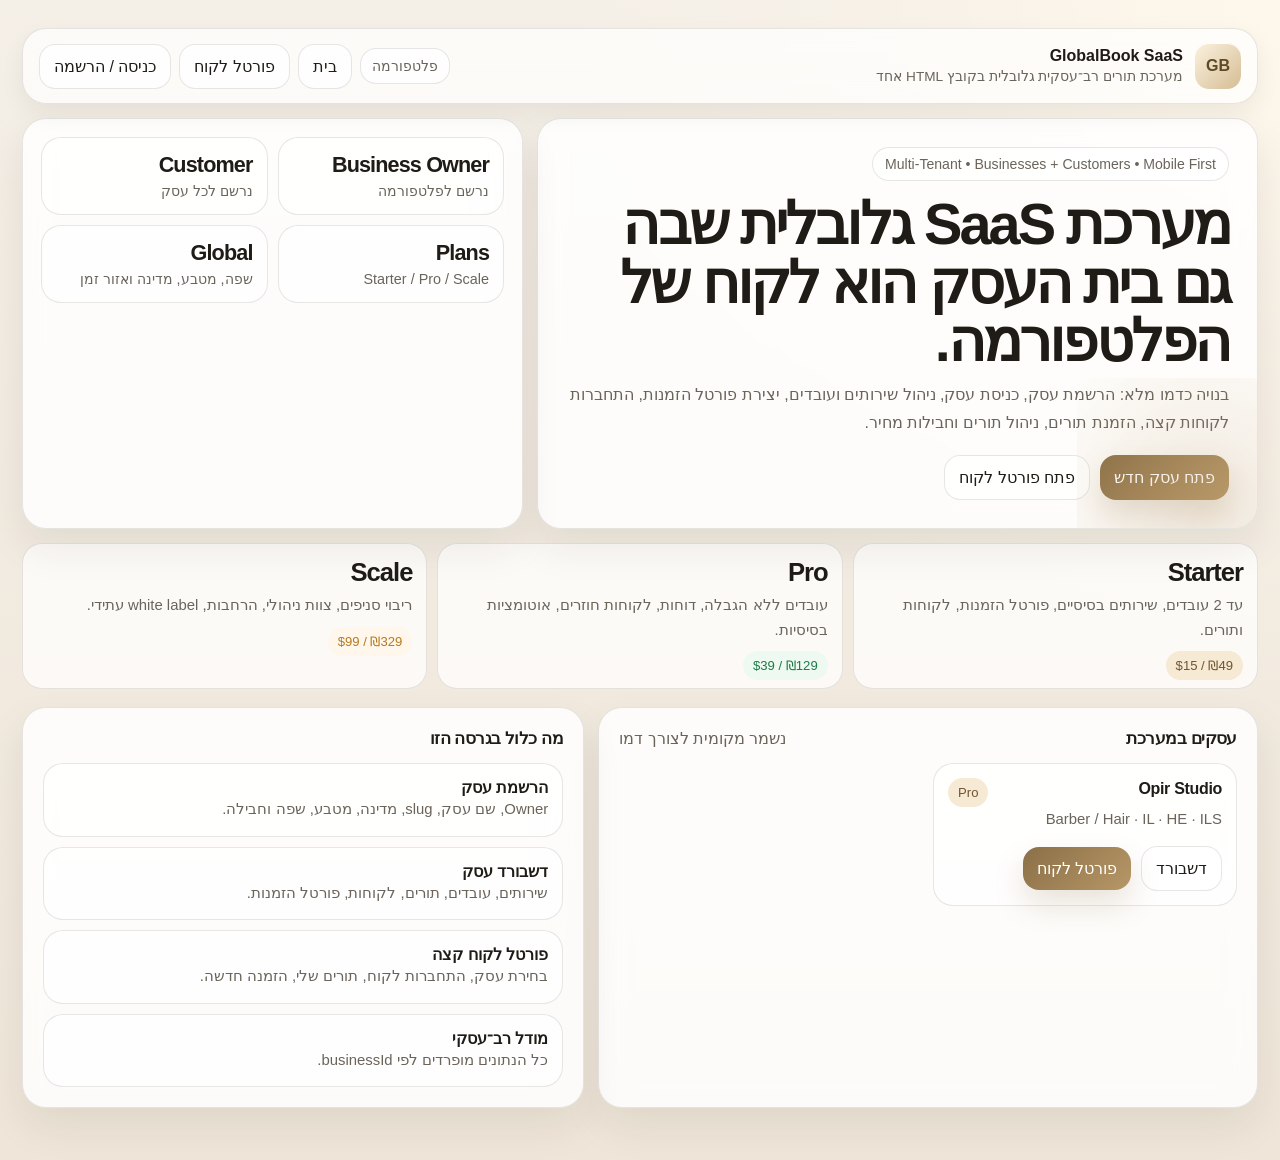
<file: globalbook_saas_single_file.html>
<!DOCTYPE html>
<html lang="he" dir="rtl">
<head>
  <meta charset="UTF-8" />
  <meta name="viewport" content="width=device-width, initial-scale=1.0, viewport-fit=cover" />
  <title>GlobalBook SaaS - מערכת תורים גלובלית</title>
  <meta name="theme-color" content="#8b6f47" />
  <style>
    :root{--bg:#f4efe7;--bg2:#efe6d9;--panel:rgba(255,255,255,.84);--panel-strong:rgba(255,255,255,.96);--text:#1f1c17;--muted:#6a645b;--line:rgba(60,50,36,.12);--accent:#8b6f47;--accent2:#b69767;--ok:#1f7a46;--warn:#b7791f;--danger:#b44444;--shadow:0 18px 42px rgba(32,24,15,.08);--soft:0 10px 24px rgba(32,24,15,.06);--r:24px;--max:1360px}
    *{box-sizing:border-box}html,body{margin:0;padding:0}body{min-height:100vh;color:var(--text);font-family:Inter,Arial,sans-serif;background:radial-gradient(circle at top right, rgba(255,248,236,.95) 0%, rgba(255,248,236,.35) 20%, transparent 42%),linear-gradient(180deg,var(--bg) 0%,var(--bg2) 100%)}button,input,select,textarea{font:inherit}button{cursor:pointer}a{text-decoration:none;color:inherit}.hidden{display:none!important}.shell{width:min(var(--max),100%);margin:0 auto;padding:14px 14px 40px}.topbar{position:sticky;top:0;z-index:50;display:flex;align-items:center;justify-content:space-between;gap:12px;background:rgba(255,255,255,.72);border:1px solid var(--line);border-radius:24px;backdrop-filter:blur(14px);box-shadow:var(--soft);padding:12px;margin-bottom:14px}.brand{display:flex;align-items:center;gap:12px;min-width:0}.mark{width:46px;height:46px;border-radius:14px;display:grid;place-items:center;flex:0 0 auto;background:linear-gradient(135deg,#fbf2df,#d6bd95);color:#604927;font-weight:800;box-shadow:inset 0 1px 0 rgba(255,255,255,.95)}.brand h1{margin:0;font-size:1rem;line-height:1.05;white-space:nowrap;overflow:hidden;text-overflow:ellipsis}.brand p{margin:4px 0 0;color:var(--muted);font-size:.85rem;white-space:nowrap;overflow:hidden;text-overflow:ellipsis}.topActions{display:flex;align-items:center;gap:8px;flex-wrap:wrap;justify-content:flex-end}.btnGhost,.btnPrimary,.btnDanger,.chip,.tabBtn,.segBtn{border:none;border-radius:16px;padding:12px 14px;transition:.18s ease}.btnGhost,.tabBtn,.segBtn,.chip{background:rgba(255,255,255,.76);border:1px solid var(--line);color:var(--text)}.btnPrimary{color:#fff;background:linear-gradient(135deg,var(--accent),var(--accent2));box-shadow:0 14px 30px rgba(139,111,71,.20)}.btnDanger{background:#fff3f3;border:1px solid rgba(180,68,68,.15);color:var(--danger)}.chip{padding:9px 11px;color:var(--muted);font-size:.9rem}.btnGhost:hover,.btnPrimary:hover,.btnDanger:hover,.chip:hover,.tabBtn:hover,.segBtn:hover{transform:translateY(-1px)}.hero{display:grid;grid-template-columns:1fr;gap:14px;margin-bottom:14px}.card,.heroMain,.heroSide,.panel{background:var(--panel);border:1px solid var(--line);border-radius:var(--r);box-shadow:var(--shadow);backdrop-filter:blur(14px)}.heroMain{padding:22px;position:relative;overflow:hidden}.heroMain:after{content:"";position:absolute;inset:auto -80px -110px auto;width:260px;height:260px;background:radial-gradient(circle, rgba(191,158,108,.22), rgba(191,158,108,0));pointer-events:none}.eyebrow{display:inline-flex;align-items:center;gap:8px;background:rgba(255,255,255,.74);border:1px solid var(--line);color:var(--muted);padding:8px 12px;border-radius:999px;font-size:.88rem;margin-bottom:14px}.heroMain h2{margin:0 0 10px;font-size:clamp(1.8rem,7vw,3.6rem);line-height:1.02;letter-spacing:-.05em;max-width:820px}.heroMain p{margin:0;color:var(--muted);line-height:1.75;max-width:820px}.heroActions{display:flex;gap:10px;flex-wrap:wrap;margin-top:18px}.statsGrid{display:grid;grid-template-columns:repeat(2,1fr);gap:10px;padding:14px}.stat{background:rgba(255,255,255,.68);border:1px solid var(--line);border-radius:20px;padding:14px}.stat strong{display:block;font-size:1.35rem;letter-spacing:-.04em;margin-bottom:4px}.stat span{font-size:.9rem;color:var(--muted)}.view{display:none}.view.active{display:block}.twoCol{display:grid;grid-template-columns:1fr;gap:14px}.panel{padding:16px}.head{display:flex;justify-content:space-between;align-items:center;gap:12px;margin-bottom:14px}.head h3{margin:0;font-size:1.05rem;letter-spacing:-.03em}.muted{color:var(--muted)}.grid2,.grid3,.cards{display:grid;grid-template-columns:1fr;gap:10px}.itemCard,.serviceCard,.employeeCard,.slot,.day,.summaryCard,.tableCard,.portalCard,.apptCard,.memberCard,.priceCard{border:1px solid var(--line);background:rgba(255,255,255,.74);border-radius:20px}.itemCard,.serviceCard,.employeeCard,.summaryCard,.tableCard,.portalCard,.apptCard,.memberCard,.priceCard{padding:14px}.serviceCard,.employeeCard,.day,.slot{cursor:pointer;transition:.18s ease}.serviceCard:hover,.employeeCard:hover,.day:hover,.slot:hover{transform:translateY(-1px);background:rgba(255,255,255,.9)}.selected{outline:2px solid rgba(139,111,71,.48);background:rgba(255,252,246,.98)}.row{display:flex;align-items:center;gap:10px}.between{display:flex;align-items:center;justify-content:space-between;gap:10px}.tag{background:#f6ead5;color:#6f562f;padding:7px 10px;border-radius:999px;font-size:.82rem;white-space:nowrap}.tag.ok{background:#eef9f1;color:var(--ok)}.tag.warn{background:#fff7eb;color:var(--warn)}.tag.danger{background:#fff1f1;color:var(--danger)}.title{margin:0 0 8px;font-size:1rem;letter-spacing:-.02em}.sub{margin:0;color:var(--muted);line-height:1.65;font-size:.93rem}.formGrid{display:grid;grid-template-columns:1fr;gap:10px}.field{display:flex;flex-direction:column;gap:7px}.field label{font-size:.9rem;color:var(--muted)}.field input,.field textarea,.field select{width:100%;border:1px solid var(--line);background:rgba(255,255,255,.84);outline:none;border-radius:16px;padding:13px 14px;color:var(--text)}.field textarea{min-height:100px;resize:vertical}.seg{display:flex;gap:8px;flex-wrap:wrap}.segBtn.active,.tabBtn.active{background:#fffaf3;outline:2px solid rgba(139,111,71,.24)}.notice{border-radius:18px;padding:12px 14px;border:1px solid var(--line);background:rgba(255,255,255,.8);color:var(--muted);line-height:1.65;font-size:.93rem}.notice.ok{background:#f1fbf5;border-color:rgba(31,122,70,.14);color:var(--ok)}.section{margin-top:18px}.calendarRow{display:grid;grid-template-columns:repeat(4,1fr);gap:8px;margin-bottom:12px}.day{text-align:center;padding:12px 8px}.day small{display:block;color:var(--muted);margin-bottom:6px;font-size:.8rem}.slots{display:grid;grid-template-columns:repeat(2,1fr);gap:8px}.slot{text-align:center;padding:14px 10px;font-weight:700}.summaryStack,.apptList,.membersList{display:grid;gap:10px}.priceBig{font-size:1.9rem;letter-spacing:-.05em;margin-top:4px}.stickyBox{position:sticky;bottom:10px;z-index:20;margin-top:12px;background:rgba(255,255,255,.84);backdrop-filter:blur(16px);border:1px solid var(--line);border-radius:22px;box-shadow:var(--shadow);padding:12px}.stickyActions{display:grid;grid-template-columns:1fr;gap:8px;margin-top:10px}.tableWrap{overflow:auto}table{width:100%;border-collapse:collapse;min-width:700px}th,td{padding:12px 10px;text-align:right;border-bottom:1px solid var(--line);font-size:.92rem}th{color:var(--muted);font-weight:600}tr:last-child td{border-bottom:none}.authOverlay{position:fixed;inset:0;background:rgba(23,20,16,.42);backdrop-filter:blur(10px);z-index:80;display:none;align-items:flex-end;justify-content:center;padding:12px}.authOverlay.open{display:flex}.authModal{width:min(820px,100%);max-height:92vh;overflow:auto;background:var(--panel-strong);border:1px solid var(--line);border-radius:28px 28px 18px 18px;box-shadow:var(--shadow);padding:16px}.portalSwitcher{display:grid;grid-template-columns:1fr 1fr;gap:8px;margin-bottom:12px}.copyLine{display:flex;gap:8px;flex-wrap:wrap;align-items:center;background:rgba(255,255,255,.72);border:1px solid var(--line);border-radius:16px;padding:10px 12px}.priceCard strong{display:block;font-size:1.6rem;margin-bottom:6px;letter-spacing:-.04em}.mt14{margin-top:14px}.mt18{margin-top:18px}@media (min-width:760px){.shell{padding:20px 20px 46px}.hero{grid-template-columns:1.18fr .82fr}.twoCol{grid-template-columns:1.08fr .92fr}.grid2{grid-template-columns:repeat(2,1fr)}.grid3{grid-template-columns:repeat(3,1fr)}.cards{grid-template-columns:repeat(2,1fr)}.formGrid{grid-template-columns:repeat(2,1fr)}.span2{grid-column:span 2}.calendarRow{grid-template-columns:repeat(7,1fr)}.slots{grid-template-columns:repeat(4,1fr)}.stickyActions{grid-template-columns:1fr 1fr}.authOverlay{align-items:center}.authModal{border-radius:28px;padding:20px}}@media (min-width:1080px){.shell{padding:28px 22px 52px}.topbar{padding:14px 16px}.heroMain{padding:28px}.panel{padding:20px}.statsGrid{padding:18px}}
  </style>
</head>
<body>
  <div class="shell">
    <header class="topbar">
      <div class="brand"><div class="mark">GB</div><div><h1>GlobalBook SaaS</h1><p>מערכת תורים רב־עסקית גלובלית בקובץ HTML אחד</p></div></div>
      <div class="topActions">
        <span id="topStatus" class="chip">פלטפורמה</span>
        <button class="btnGhost" id="goHomeBtn">בית</button>
        <button class="btnGhost" id="openPortalBtn">פורטל לקוח</button>
        <button class="btnGhost hidden" id="openBusinessBtn">דשבורד עסק</button>
        <button class="btnGhost" id="openAuthBtn">כניסה / הרשמה</button>
        <button class="btnGhost hidden" id="logoutBtn">התנתק</button>
      </div>
    </header>

    <section id="homeView" class="view active">
      <div class="hero">
        <div class="heroMain">
          <div class="eyebrow">Multi-Tenant • Businesses + Customers • Mobile First</div>
          <h2>מערכת SaaS גלובלית שבה גם בית העסק הוא לקוח של הפלטפורמה.</h2>
          <p>בנויה כדמו מלא: הרשמת עסק, כניסת עסק, ניהול שירותים ועובדים, יצירת פורטל הזמנות, התחברות לקוחות קצה, הזמנת תורים, ניהול תורים וחבילות מחיר.</p>
          <div class="heroActions">
            <button class="btnPrimary" id="heroStartBusinessBtn">פתח עסק חדש</button>
            <button class="btnGhost" id="heroOpenPortalBtn">פתח פורטל לקוח</button>
          </div>
        </div>
        <aside class="heroSide card"><div class="statsGrid"><div class="stat"><strong>Business Owner</strong><span>נרשם לפלטפורמה</span></div><div class="stat"><strong>Customer</strong><span>נרשם לכל עסק</span></div><div class="stat"><strong>Plans</strong><span>Starter / Pro / Scale</span></div><div class="stat"><strong>Global</strong><span>שפה, מטבע, מדינה ואזור זמן</span></div></div></aside>
      </div>

      <div class="grid3">
        <div class="priceCard"><strong>Starter</strong><p class="sub">עד 2 עובדים, שירותים בסיסיים, פורטל הזמנות, לקוחות ותורים.</p><div class="mt14"><span class="tag">₪49 / $15</span></div></div>
        <div class="priceCard"><strong>Pro</strong><p class="sub">עובדים ללא הגבלה, דוחות, לקוחות חוזרים, אוטומציות בסיסיות.</p><div class="mt14"><span class="tag ok">₪129 / $39</span></div></div>
        <div class="priceCard"><strong>Scale</strong><p class="sub">ריבוי סניפים, צוות ניהולי, הרחבות, white label עתידי.</p><div class="mt14"><span class="tag warn">₪329 / $99</span></div></div>
      </div>

      <div class="twoCol mt18">
        <div class="panel"><div class="head"><h3>עסקים במערכת</h3><span class="muted">נשמר מקומית לצורך דמו</span></div><div id="businessCatalog" class="cards"></div></div>
        <div class="panel"><div class="head"><h3>מה כלול בגרסה הזו</h3></div><div class="summaryStack"><div class="summaryCard"><strong>הרשמת עסק</strong><p class="sub">Owner, שם עסק, slug, מדינה, מטבע, שפה וחבילה.</p></div><div class="summaryCard"><strong>דשבורד עסק</strong><p class="sub">שירותים, עובדים, תורים, לקוחות, פורטל הזמנות.</p></div><div class="summaryCard"><strong>פורטל לקוח קצה</strong><p class="sub">בחירת עסק, התחברות לקוח, תורים שלי, הזמנה חדשה.</p></div><div class="summaryCard"><strong>מודל רב־עסקי</strong><p class="sub">כל הנתונים מופרדים לפי businessId.</p></div></div></div>
      </div>
    </section>

    <section id="businessView" class="view">
      <div class="twoCol">
        <div class="panel">
          <div class="head"><h3>פרטי העסק</h3><span id="businessPlanTag" class="tag"></span></div>
          <div id="businessHeaderCard" class="summaryCard"></div>
          <div class="section"><div class="head"><h3>קישור פורטל ההזמנות</h3><span class="muted">פורטל לקוח קצה</span></div><div class="copyLine"><span id="portalSlugLine" class="muted"></span><button class="btnGhost" id="copyPortalSlugBtn">העתק</button><button class="btnPrimary" id="openBusinessPortalBtn">פתח פורטל</button></div></div>
          <div class="section"><div class="head"><h3>צוות העסק</h3><button class="btnGhost" id="openAddEmployeeBtn">הוסף עובד</button></div><div id="employeesList" class="cards"></div></div>
          <div class="section"><div class="head"><h3>שירותים</h3><button class="btnGhost" id="openAddServiceBtn">הוסף שירות</button></div><div id="servicesList" class="cards"></div></div>
        </div>
        <div class="panel">
          <div class="head"><h3>דשבורד ניהולי</h3><span class="muted">מבט מהיר</span></div>
          <div class="grid2" id="businessStats"></div>
          <div class="section"><div class="head"><h3>חברי צוות ניהול</h3></div><div id="membersList" class="membersList"></div></div>
          <div class="section"><div class="head"><h3>תורים</h3><button class="btnGhost" id="seedDemoDataBtn">צור דמו מהיר</button></div><div class="tableCard tableWrap"><table><thead><tr><th>לקוח</th><th>שירות</th><th>עובד</th><th>מועד</th><th>סטטוס</th></tr></thead><tbody id="appointmentsTable"></tbody></table></div></div>
          <div class="section"><div class="head"><h3>לקוחות העסק</h3></div><div class="tableCard tableWrap"><table><thead><tr><th>שם</th><th>טלפון</th><th>אימייל</th><th>מס׳ תורים</th></tr></thead><tbody id="customersTable"></tbody></table></div></div>
        </div>
      </div>
    </section>

    <section id="portalView" class="view">
      <div class="twoCol">
        <div class="panel">
          <div class="head"><h3>בחירת עסק</h3><span class="muted">פורטל הזמנות גלובלי</span></div>
          <div class="formGrid"><div class="field span2"><label>בחר עסק</label><select id="portalBusinessSelect"></select></div></div>
          <div id="portalBusinessCard" class="portalCard mt14"></div>
          <div class="section"><div class="head"><h3>התחברות / הרשמת לקוח לעסק</h3><span class="muted">לקוחות נשמרים לכל עסק בנפרד</span></div><div class="portalSwitcher"><button class="tabBtn active" data-customer-tab="login">כניסת לקוח</button><button class="tabBtn" data-customer-tab="register">הרשמת לקוח</button></div><div id="portalAuthMessage" class="notice hidden"></div><div id="customerLoginTab" class="mt14"><div class="formGrid"><div class="field"><label>טלפון</label><input id="customerLoginPhone" placeholder="050-0000000" /></div><div class="field"><label>סיסמה</label><input id="customerLoginPassword" type="password" placeholder="******" /></div></div><div class="row mt14"><button class="btnPrimary" id="customerLoginBtn">כניסה</button></div></div><div id="customerRegisterTab" class="mt14 hidden"><div class="formGrid"><div class="field"><label>שם מלא</label><input id="customerRegisterName" placeholder="שם הלקוח" /></div><div class="field"><label>טלפון</label><input id="customerRegisterPhone" placeholder="050-0000000" /></div><div class="field"><label>אימייל</label><input id="customerRegisterEmail" placeholder="name@example.com" /></div><div class="field"><label>סיסמה</label><input id="customerRegisterPassword" type="password" placeholder="בחר סיסמה" /></div></div><div class="row mt14"><button class="btnPrimary" id="customerRegisterBtn">צור חשבון לקוח</button></div></div></div>
          <div class="section"><div class="head"><h3>תורים שלי</h3><span id="portalCustomerLabel" class="muted">לקוח לא מחובר</span></div><div id="portalAppointmentsList" class="apptList"><div class="notice">יש להתחבר כלקוח כדי לראות תורים.</div></div></div>
        </div>
        <div class="panel">
          <div class="head"><h3>הזמנת תור</h3><span class="muted">מחובר לעסק הנבחר</span></div>
          <div class="section"><div class="head"><h3>1. בחירת שירות</h3></div><div id="portalServices" class="cards"></div></div>
          <div class="section"><div class="head"><h3>2. בחירת איש צוות</h3></div><div id="portalEmployees" class="cards"></div></div>
          <div class="section"><div class="head"><h3>3. יום ושעה</h3></div><div id="portalDays" class="calendarRow"></div><div id="portalSlots" class="slots"></div></div>
          <div class="section"><div class="head"><h3>4. הערה להזמנה</h3></div><div class="formGrid"><div class="field span2"><label>הערות</label><textarea id="portalBookingNotes" placeholder="בקשה מיוחדת, הערה לשירות, העדפה מסוימת..."></textarea></div></div></div>
          <div class="stickyBox"><div class="summaryStack"><div class="summaryCard"><strong>סיכום הזמנה</strong><p id="portalSummaryText" class="sub">יש לבחור שירות, איש צוות, יום ושעה.</p><div id="portalSummaryPrice" class="priceBig">₪0</div></div></div><div class="stickyActions"><button class="btnPrimary" id="portalConfirmBtn">אשר תור</button><button class="btnGhost" id="portalWaitlistBtn">רשימת המתנה</button></div></div>
        </div>
      </div>
    </section>
  </div>

  <div id="authOverlay" class="authOverlay"><div class="authModal"><div class="head"><h3>כניסת עסק / הרשמת עסק</h3><button class="btnGhost" id="closeAuthModalBtn">סגור</button></div><div class="portalSwitcher"><button class="tabBtn active" data-owner-tab="login">כניסת עסק</button><button class="tabBtn" data-owner-tab="register">הרשמת עסק</button></div><div id="ownerAuthMessage" class="notice hidden"></div><div id="ownerLoginTab" class="mt14"><div class="formGrid"><div class="field"><label>אימייל בעלים</label><input id="ownerLoginEmail" placeholder="owner@business.com" /></div><div class="field"><label>סיסמה</label><input id="ownerLoginPassword" type="password" placeholder="******" /></div></div><div class="row mt14"><button class="btnPrimary" id="ownerLoginBtn">כניסה</button></div></div><div id="ownerRegisterTab" class="mt14 hidden"><div class="formGrid"><div class="field"><label>שם בעל העסק</label><input id="ownerName" placeholder="ירון אמיר" /></div><div class="field"><label>אימייל בעל העסק</label><input id="ownerEmail" placeholder="owner@business.com" /></div><div class="field"><label>סיסמה</label><input id="ownerPassword" type="password" placeholder="בחר סיסמה" /></div><div class="field"><label>שם העסק</label><input id="businessName" placeholder="Barber Pro TLV" /></div><div class="field"><label>Slug ייחודי</label><input id="businessSlug" placeholder="barber-pro-tlv" /></div><div class="field"><label>תחום</label><select id="businessCategory"><option>Barber / Hair</option><option>Clinic / Wellness</option><option>Spa / Beauty</option><option>Consulting / Service</option></select></div><div class="field"><label>מדינה</label><select id="businessCountry"><option value="IL">Israel</option><option value="US">United States</option><option value="GB">United Kingdom</option><option value="DE">Germany</option></select></div><div class="field"><label>שפה</label><select id="businessLanguage"><option value="he">עברית</option><option value="en">English</option></select></div><div class="field"><label>מטבע</label><select id="businessCurrency"><option value="ILS">ILS</option><option value="USD">USD</option><option value="EUR">EUR</option><option value="GBP">GBP</option></select></div><div class="field"><label>אזור זמן</label><select id="businessTimezone"><option>Asia/Jerusalem</option><option>Europe/London</option><option>Europe/Berlin</option><option>America/New_York</option></select></div><div class="field span2"><label>תוכנית מנוי</label><div class="seg" id="planSeg"><button class="segBtn active" data-plan="Starter">Starter</button><button class="segBtn" data-plan="Pro">Pro</button><button class="segBtn" data-plan="Scale">Scale</button></div></div></div><div class="row mt14"><button class="btnPrimary" id="ownerRegisterBtn">צור עסק חדש</button></div></div></div></div>
  <div id="quickModal" class="authOverlay"><div class="authModal"><div class="head"><h3 id="quickModalTitle">חלון מהיר</h3><button class="btnGhost" id="closeQuickModalBtn">סגור</button></div><div id="quickModalBody"></div></div></div>

  <script>
    const DB_KEYS={businesses:"gb_businesses_v1",ownerSession:"gb_owner_session_v1",customerSession:"gb_customer_session_v1"};
    const state={currentView:"home",ownerSession:null,customerSession:null,selectedPortalBusinessId:null,portalBooking:{serviceId:null,employeeId:null,day:null,slot:null}};
    const DEFAULT_DAYS=[{id:1,label:"א׳",date:"10 מרץ"},{id:2,label:"ב׳",date:"11 מרץ"},{id:3,label:"ג׳",date:"12 מרץ"},{id:4,label:"ד׳",date:"13 מרץ"},{id:5,label:"ה׳",date:"14 מרץ"},{id:6,label:"ו׳",date:"15 מרץ"},{id:7,label:"ש׳",date:"16 מרץ"}];
    const DEFAULT_SLOTS=["09:00","09:30","10:00","10:30","11:30","12:00","13:30","15:00"];
    const $=id=>document.getElementById(id);
    const uid=(p="id")=>`${p}_${Date.now()}_${Math.random().toString(36).slice(2,8)}`;
    const normalize=(v="")=>v.trim().toLowerCase();
    const phoneNorm=(v="")=>v.replace(/[^\d]/g,"");
    const money=(c,a)=>`${({ILS:"₪",USD:"$",EUR:"€",GBP:"£"}[c]||c)}${a}`;
    const getBusinesses=()=>JSON.parse(localStorage.getItem(DB_KEYS.businesses)||"[]");
    const setBusinesses=data=>localStorage.setItem(DB_KEYS.businesses,JSON.stringify(data));
    const getOwnerSession=()=>JSON.parse(localStorage.getItem(DB_KEYS.ownerSession)||"null");
    const setOwnerSession=data=>localStorage.setItem(DB_KEYS.ownerSession,JSON.stringify(data));
    const clearOwnerSession=()=>localStorage.removeItem(DB_KEYS.ownerSession);
    const getCustomerSession=()=>JSON.parse(localStorage.getItem(DB_KEYS.customerSession)||"null");
    const setCustomerSession=data=>localStorage.setItem(DB_KEYS.customerSession,JSON.stringify(data));
    const clearCustomerSession=()=>localStorage.removeItem(DB_KEYS.customerSession);
    const findBusinessById=id=>getBusinesses().find(b=>b.id===id);

    function seedInitial(){
      if(getBusinesses().length) return;
      const demo={id:uid("biz"),name:"Opir Studio",slug:"opir-studio",category:"Barber / Hair",country:"IL",language:"he",currency:"ILS",timezone:"Asia/Jerusalem",plan:"Pro",owner:{id:uid("owner"),name:"אופיר",email:"owner@opir.co",password:"123456"},members:[{id:uid("member"),name:"אופיר",email:"owner@opir.co",role:"owner"}],employees:[{id:uid("emp"),name:"אופיר",role:"ספר ראשי"},{id:uid("emp"),name:"נועם",role:"ברבר"}],services:[{id:uid("srv"),name:"תספורת גבר",duration:30,price:70,description:"שירות מהיר ומדויק",category:"Hair"},{id:uid("srv"),name:"תספורת + זקן",duration:50,price:120,description:"שירות משולב פופולרי",category:"Hair"}],customers:[{id:uid("cus"),name:"ירון אמיר",phone:"0501111111",email:"demo@client.com",password:"123456"}],appointments:[]};
      demo.appointments.push({id:uid("appt"),customerId:demo.customers[0].id,customerName:demo.customers[0].name,serviceId:demo.services[0].id,serviceName:demo.services[0].name,employeeId:demo.employees[0].id,employeeName:demo.employees[0].name,dateLabel:"11 מרץ",slot:"10:30",notes:"",status:"נקבע",createdAt:Date.now()});
      setBusinesses([demo]);
    }

    function refreshTopbar(){
      const owner=state.ownerSession, customer=state.customerSession;
      $("openBusinessBtn").classList.toggle("hidden",!owner);
      $("logoutBtn").classList.toggle("hidden",!owner&&!customer);
      $("openAuthBtn").classList.toggle("hidden",!!owner);
      if(owner){ const b=findBusinessById(owner.businessId); $("topStatus").textContent=`עסק: ${b?.name||"לא ידוע"}`; }
      else if(customer){ const b=findBusinessById(customer.businessId); $("topStatus").textContent=`לקוח: ${customer.name} / ${b?.name||""}`; }
      else $("topStatus").textContent="פלטפורמה";
    }

    function showView(view){
      state.currentView=view; document.querySelectorAll(".view").forEach(v=>v.classList.remove("active")); $(view+"View").classList.add("active");
      refreshTopbar(); if(view==="home") renderHome(); if(view==="business") renderBusinessDashboard(); if(view==="portal") renderPortal();
      window.scrollTo({top:0,behavior:"smooth"});
    }

    function renderHome(){
      const businesses=getBusinesses();
      $("businessCatalog").innerHTML=businesses.length?businesses.map(b=>`<div class="itemCard"><div class="between"><h4 class="title">${b.name}</h4><span class="tag">${b.plan}</span></div><p class="sub">${b.category} · ${b.country} · ${b.language.toUpperCase()} · ${b.currency}</p><div class="row mt14"><button class="btnGhost" data-open-biz="${b.id}">דשבורד</button><button class="btnPrimary" data-open-portal="${b.id}">פורטל לקוח</button></div></div>`).join(""):`<div class="notice">עדיין אין עסקים במערכת. פתח עסק חדש כדי להתחיל.</div>`;
      document.querySelectorAll("[data-open-biz]").forEach(btn=>btn.onclick=()=>{ const b=findBusinessById(btn.dataset.openBiz); openAuthModal("login"); $("ownerLoginEmail").value=b.owner.email; $("ownerLoginPassword").focus(); });
      document.querySelectorAll("[data-open-portal]").forEach(btn=>btn.onclick=()=>{ state.selectedPortalBusinessId=btn.dataset.openPortal; state.portalBooking={serviceId:null,employeeId:null,day:null,slot:null}; showView("portal"); });
    }

    function renderBusinessDashboard(){
      const owner=state.ownerSession; if(!owner){ showView("home"); return; }
      const b=findBusinessById(owner.businessId); if(!b) return logoutAll();
      $("businessPlanTag").textContent=b.plan;
      $("businessHeaderCard").innerHTML=`<div class="between"><div><h4 class="title">${b.name}</h4><p class="sub">${b.category} · ${b.country} · ${b.timezone}</p></div><span class="tag">${b.slug}</span></div><div class="grid2 mt14"><div class="summaryCard"><strong>בעלים</strong><p class="sub">${b.owner.name} · ${b.owner.email}</p></div><div class="summaryCard"><strong>תצורה גלובלית</strong><p class="sub">${b.language.toUpperCase()} · ${b.currency} · ${b.plan}</p></div></div>`;
      $("portalSlugLine").textContent=`globalbook.app/b/${b.slug}`;
      $("employeesList").innerHTML=b.employees.length?b.employees.map(emp=>`<div class="employeeCard"><div class="between"><h4 class="title">${emp.name}</h4><span class="tag">${emp.role}</span></div><p class="sub">מזהה עובד: ${emp.id.slice(0,10)}</p></div>`).join(""):`<div class="notice">אין עובדים עדיין.</div>`;
      $("servicesList").innerHTML=b.services.length?b.services.map(s=>`<div class="serviceCard"><div class="between"><h4 class="title">${s.name}</h4><span class="tag">${money(b.currency,s.price)}</span></div><p class="sub">${s.duration} דק׳ · ${s.category}</p><p class="sub">${s.description||""}</p></div>`).join(""):`<div class="notice">אין שירותים עדיין.</div>`;
      const revenue=b.appointments.filter(a=>a.status!=="בוטל").reduce((sum,a)=>sum+((b.services.find(x=>x.id===a.serviceId)?.price)||0),0);
      $("businessStats").innerHTML=`<div class="stat"><strong>${b.appointments.length}</strong><span>תורים</span></div><div class="stat"><strong>${b.customers.length}</strong><span>לקוחות</span></div><div class="stat"><strong>${b.employees.length}</strong><span>עובדים</span></div><div class="stat"><strong>${money(b.currency,revenue)}</strong><span>הכנסה משוערת</span></div>`;
      $("membersList").innerHTML=b.members.map(m=>`<div class="memberCard"><div class="between"><h4 class="title">${m.name}</h4><span class="tag">${m.role}</span></div><p class="sub">${m.email}</p></div>`).join("");
      $("appointmentsTable").innerHTML=b.appointments.length?b.appointments.map(a=>`<tr><td>${a.customerName}</td><td>${a.serviceName}</td><td>${a.employeeName}</td><td>${a.dateLabel} · ${a.slot}</td><td><span class="tag ${a.status==="בוטל"?"danger":"ok"}">${a.status}</span></td></tr>`).join(""):`<tr><td colspan="5">אין תורים עדיין.</td></tr>`;
      $("customersTable").innerHTML=b.customers.length?b.customers.map(c=>`<tr><td>${c.name}</td><td>${c.phone}</td><td>${c.email||"-"}</td><td>${b.appointments.filter(a=>a.customerId===c.id).length}</td></tr>`).join(""):`<tr><td colspan="4">אין לקוחות עדיין.</td></tr>`;
    }

    function renderPortal(){
      const businesses=getBusinesses(), select=$("portalBusinessSelect");
      select.innerHTML=businesses.map(b=>`<option value="${b.id}">${b.name} (${b.slug})</option>`).join("");
      if(!state.selectedPortalBusinessId&&businesses[0]) state.selectedPortalBusinessId=businesses[0].id;
      select.value=state.selectedPortalBusinessId||"";
      const b=findBusinessById(state.selectedPortalBusinessId); if(!b){ $("portalBusinessCard").innerHTML=`<div class="notice">אין עסקים זמינים.</div>`; return; }
      $("portalBusinessCard").innerHTML=`<div class="between"><div><h4 class="title">${b.name}</h4><p class="sub">${b.category} · ${b.country} · ${b.language.toUpperCase()} · ${b.currency}</p></div><span class="tag">${b.plan}</span></div>`;
      renderPortalCustomerArea(b); renderPortalBookingArea(b);
    }

    function renderPortalCustomerArea(b){
      const s=state.customerSession, active=s&&s.businessId===b.id; $("portalCustomerLabel").textContent=active?s.name:"לקוח לא מחובר";
      if(!active){ $("portalAppointmentsList").innerHTML=`<div class="notice">יש להתחבר או להירשם כלקוח של העסק הזה.</div>`; return; }
      const customer=b.customers.find(c=>c.id===s.customerId), rows=b.appointments.filter(a=>a.customerId===customer.id).sort((a,b)=>b.createdAt-a.createdAt);
      $("portalAppointmentsList").innerHTML=rows.length?rows.map(a=>`<div class="apptCard"><div class="between"><h4 class="title">${a.serviceName}</h4><span class="tag ${a.status==="בוטל"?"danger":"ok"}">${a.status}</span></div><p class="sub">${a.employeeName} · ${a.dateLabel} · ${a.slot}</p><div class="row mt14"><button class="btnDanger" data-cancel-portal="${a.id}">בטל תור</button></div></div>`).join(""):`<div class="notice">אין עדיין תורים בחשבון הזה.</div>`;
      document.querySelectorAll("[data-cancel-portal]").forEach(btn=>btn.onclick=()=>{ updateBusiness(b.id,x=>{ x.appointments=x.appointments.map(a=>a.id===btn.dataset.cancelPortal?{...a,status:"בוטל"}:a); }); renderPortal(); if(state.ownerSession&&state.ownerSession.businessId===b.id) renderBusinessDashboard(); });
    }

    function renderPortalBookingArea(b){
      const booking=state.portalBooking;
      $("portalServices").innerHTML=b.services.length?b.services.map(s=>`<div class="serviceCard ${booking.serviceId===s.id?"selected":""}" data-pservice="${s.id}"><div class="between"><h4 class="title">${s.name}</h4><span class="tag">${money(b.currency,s.price)}</span></div><p class="sub">${s.duration} דק׳ · ${s.category}</p><p class="sub">${s.description||""}</p></div>`).join(""):`<div class="notice">אין שירותים זמינים לעסק הזה.</div>`;
      $("portalEmployees").innerHTML=b.employees.length?b.employees.map(e=>`<div class="employeeCard ${booking.employeeId===e.id?"selected":""}" data-pemployee="${e.id}"><div class="between"><h4 class="title">${e.name}</h4><span class="tag">${e.role}</span></div><p class="sub">זמין להזמנות</p></div>`).join(""):`<div class="notice">אין עובדים זמינים לעסק הזה.</div>`;
      $("portalDays").innerHTML=DEFAULT_DAYS.map(d=>`<div class="day ${booking.day?.id===d.id?"selected":""}" data-pday="${d.id}"><small>${d.label}</small><strong>${d.date}</strong></div>`).join("");
      $("portalSlots").innerHTML=DEFAULT_SLOTS.map(slot=>`<div class="slot ${booking.slot===slot?"selected":""}" data-pslot="${slot}">${slot}</div>`).join("");
      document.querySelectorAll("[data-pservice]").forEach(btn=>btn.onclick=()=>{ booking.serviceId=btn.dataset.pservice; renderPortalBookingArea(b); });
      document.querySelectorAll("[data-pemployee]").forEach(btn=>btn.onclick=()=>{ booking.employeeId=btn.dataset.pemployee; renderPortalBookingArea(b); });
      document.querySelectorAll("[data-pday]").forEach(btn=>btn.onclick=()=>{ booking.day=DEFAULT_DAYS.find(d=>String(d.id)===btn.dataset.pday); renderPortalBookingArea(b); });
      document.querySelectorAll("[data-pslot]").forEach(btn=>btn.onclick=()=>{ booking.slot=btn.dataset.pslot; renderPortalBookingArea(b); });
      const srv=b.services.find(s=>s.id===booking.serviceId), emp=b.employees.find(e=>e.id===booking.employeeId); const parts=[]; if(srv) parts.push(srv.name); if(emp) parts.push(emp.name); if(booking.day&&booking.slot) parts.push(`${booking.day.date} · ${booking.slot}`); $("portalSummaryText").textContent=parts.length?parts.join(" | "):"יש לבחור שירות, איש צוות, יום ושעה."; $("portalSummaryPrice").textContent=srv?money(b.currency,srv.price):money(b.currency,0);
    }

    function updateBusiness(id,updater){ const businesses=getBusinesses(), i=businesses.findIndex(b=>b.id===id); if(i===-1) return; updater(businesses[i]); setBusinesses(businesses); }
    function setOwnerMessage(text,ok=false){ const el=$("ownerAuthMessage"); if(!text){ el.className="notice hidden"; el.textContent=""; return; } el.className=ok?"notice ok":"notice"; el.textContent=text; }
    function setPortalAuthMessage(text,ok=false){ const el=$("portalAuthMessage"); if(!text){ el.className="notice hidden"; el.textContent=""; return; } el.className=ok?"notice ok":"notice"; el.textContent=text; }
    function openAuthModal(tab="login"){ $("authOverlay").classList.add("open"); switchOwnerTab(tab); setOwnerMessage(""); }
    function closeAuthModal(){ $("authOverlay").classList.remove("open"); }
    function openQuickModal(title,html){ $("quickModalTitle").textContent=title; $("quickModalBody").innerHTML=html; $("quickModal").classList.add("open"); }
    function closeQuickModal(){ $("quickModal").classList.remove("open"); }
    function switchOwnerTab(tab){ document.querySelectorAll("[data-owner-tab]").forEach(btn=>btn.classList.toggle("active",btn.dataset.ownerTab===tab)); $("ownerLoginTab").classList.toggle("hidden",tab!=="login"); $("ownerRegisterTab").classList.toggle("hidden",tab!=="register"); }
    function switchCustomerTab(tab){ document.querySelectorAll("[data-customer-tab]").forEach(btn=>btn.classList.toggle("active",btn.dataset.customerTab===tab)); $("customerLoginTab").classList.toggle("hidden",tab!=="login"); $("customerRegisterTab").classList.toggle("hidden",tab!=="register"); }

    function registerBusiness(){
      const ownerName=$("ownerName").value.trim(), ownerEmail=normalize($("ownerEmail").value), ownerPassword=$("ownerPassword").value.trim(), businessName=$("businessName").value.trim(), businessSlug=normalize($("businessSlug").value), category=$("businessCategory").value, country=$("businessCountry").value, language=$("businessLanguage").value, currency=$("businessCurrency").value, timezone=$("businessTimezone").value, plan=document.querySelector("#planSeg .active")?.dataset.plan||"Starter";
      if(!ownerName||!ownerEmail||!ownerPassword||!businessName||!businessSlug) return setOwnerMessage("יש למלא את כל שדות החובה.");
      const businesses=getBusinesses(); if(businesses.some(b=>normalize(b.owner.email)===ownerEmail)) return setOwnerMessage("כבר קיים עסק עם אימייל בעלים זהה."); if(businesses.some(b=>normalize(b.slug)===businessSlug)) return setOwnerMessage("ה-slug כבר תפוס.");
      const business={id:uid("biz"),name:businessName,slug:businessSlug,category,country,language,currency,timezone,plan,owner:{id:uid("owner"),name:ownerName,email:ownerEmail,password:ownerPassword},members:[{id:uid("member"),name:ownerName,email:ownerEmail,role:"owner"}],employees:[],services:[],customers:[],appointments:[]};
      setBusinesses([...businesses,business]); state.ownerSession={businessId:business.id,ownerEmail}; setOwnerSession(state.ownerSession); closeAuthModal(); renderHome(); showView("business");
    }
    function loginBusiness(){ const email=normalize($("ownerLoginEmail").value), password=$("ownerLoginPassword").value.trim(); const business=getBusinesses().find(b=>normalize(b.owner.email)===email&&b.owner.password===password); if(!business) return setOwnerMessage("פרטי הכניסה של העסק אינם נכונים."); state.ownerSession={businessId:business.id,ownerEmail:email}; setOwnerSession(state.ownerSession); closeAuthModal(); showView("business"); }
    function customerRegister(){ const b=findBusinessById(state.selectedPortalBusinessId); if(!b) return setPortalAuthMessage("יש לבחור עסק."); const name=$("customerRegisterName").value.trim(), phone=$("customerRegisterPhone").value.trim(), email=$("customerRegisterEmail").value.trim(), password=$("customerRegisterPassword").value.trim(); if(!name||!phone||!password) return setPortalAuthMessage("יש למלא שם, טלפון וסיסמה."); if(b.customers.some(c=>phoneNorm(c.phone)===phoneNorm(phone))) return setPortalAuthMessage("לקוח עם הטלפון הזה כבר קיים בעסק."); const customer={id:uid("cus"),name,phone,email,password}; updateBusiness(b.id,x=>x.customers.push(customer)); state.customerSession={businessId:b.id,customerId:customer.id,name:customer.name}; setCustomerSession(state.customerSession); setPortalAuthMessage("חשבון הלקוח נוצר בהצלחה.",true); renderPortal(); if(state.ownerSession&&state.ownerSession.businessId===b.id) renderBusinessDashboard(); }
    function customerLogin(){ const b=findBusinessById(state.selectedPortalBusinessId); if(!b) return setPortalAuthMessage("יש לבחור עסק."); const phone=phoneNorm($("customerLoginPhone").value), password=$("customerLoginPassword").value.trim(); const customer=b.customers.find(c=>phoneNorm(c.phone)===phone&&c.password===password); if(!customer) return setPortalAuthMessage("פרטי הכניסה של הלקוח אינם נכונים."); state.customerSession={businessId:b.id,customerId:customer.id,name:customer.name}; setCustomerSession(state.customerSession); setPortalAuthMessage("התחברת בהצלחה.",true); renderPortal(); }
    function confirmPortalBooking(){ const b=findBusinessById(state.selectedPortalBusinessId); if(!b) return; const cs=state.customerSession; if(!cs||cs.businessId!==b.id) return setPortalAuthMessage("יש להתחבר כלקוח של העסק כדי לקבוע תור."); const booking=state.portalBooking; const customer=b.customers.find(c=>c.id===cs.customerId), service=b.services.find(s=>s.id===booking.serviceId), employee=b.employees.find(e=>e.id===booking.employeeId); if(!service||!employee||!booking.day||!booking.slot) return alert("יש להשלים שירות, איש צוות, יום ושעה."); updateBusiness(b.id,x=>x.appointments.push({id:uid("appt"),customerId:customer.id,customerName:customer.name,serviceId:service.id,serviceName:service.name,employeeId:employee.id,employeeName:employee.name,dateLabel:booking.day.date,slot:booking.slot,notes:$("portalBookingNotes").value.trim(),status:"נקבע",createdAt:Date.now()})); state.portalBooking={serviceId:null,employeeId:null,day:null,slot:null}; $("portalBookingNotes").value=""; renderPortal(); if(state.ownerSession&&state.ownerSession.businessId===b.id) renderBusinessDashboard(); alert(`התור נשמר בהצלחה עבור ${customer.name}`); }
    function openAddServiceModal(){ openQuickModal("הוספת שירות",`<div class="formGrid"><div class="field"><label>שם שירות</label><input id="qmServiceName" placeholder="תספורת גבר" /></div><div class="field"><label>קטגוריה</label><input id="qmServiceCategory" placeholder="Hair" /></div><div class="field"><label>משך בדקות</label><input id="qmServiceDuration" type="number" placeholder="30" /></div><div class="field"><label>מחיר</label><input id="qmServicePrice" type="number" placeholder="70" /></div><div class="field span2"><label>תיאור</label><textarea id="qmServiceDesc" placeholder="תיאור השירות"></textarea></div></div><div class="row mt14"><button class="btnPrimary" id="saveServiceBtn">שמור שירות</button></div>`); $("saveServiceBtn").onclick=()=>{ const b=findBusinessById(state.ownerSession.businessId), name=$("qmServiceName").value.trim(), category=$("qmServiceCategory").value.trim(), duration=Number($("qmServiceDuration").value), price=Number($("qmServicePrice").value), description=$("qmServiceDesc").value.trim(); if(!name||!duration||!price) return; updateBusiness(b.id,x=>x.services.push({id:uid("srv"),name,category,duration,price,description})); closeQuickModal(); renderBusinessDashboard(); if(state.selectedPortalBusinessId===b.id) renderPortal(); }; }
    function openAddEmployeeModal(){ openQuickModal("הוספת עובד",`<div class="formGrid"><div class="field"><label>שם עובד</label><input id="qmEmpName" placeholder="נועם" /></div><div class="field"><label>תפקיד</label><input id="qmEmpRole" placeholder="ברבר" /></div></div><div class="row mt14"><button class="btnPrimary" id="saveEmployeeBtn">שמור עובד</button></div>`); $("saveEmployeeBtn").onclick=()=>{ const b=findBusinessById(state.ownerSession.businessId), name=$("qmEmpName").value.trim(), role=$("qmEmpRole").value.trim(); if(!name||!role) return; updateBusiness(b.id,x=>x.employees.push({id:uid("emp"),name,role})); closeQuickModal(); renderBusinessDashboard(); if(state.selectedPortalBusinessId===b.id) renderPortal(); }; }
    function seedDemoForCurrentBusiness(){ const b=findBusinessById(state.ownerSession.businessId); updateBusiness(b.id,x=>{ if(!x.employees.length){ x.employees.push({id:uid("emp"),name:"ספר א",role:"Main Stylist"},{id:uid("emp"),name:"ספר ב",role:"Assistant"}); } if(!x.services.length){ x.services.push({id:uid("srv"),name:"תספורת",duration:30,price:80,description:"שירות בסיסי",category:"Hair"},{id:uid("srv"),name:"תספורת + זקן",duration:50,price:130,description:"שירות משולב",category:"Hair"}); } if(!x.customers.length){ x.customers.push({id:uid("cus"),name:"לקוח דמו",phone:"0502222222",email:"demo@demo.com",password:"123456"}); } if(!x.appointments.length){ x.appointments.push({id:uid("appt"),customerId:x.customers[0].id,customerName:x.customers[0].name,serviceId:x.services[0].id,serviceName:x.services[0].name,employeeId:x.employees[0].id,employeeName:x.employees[0].name,dateLabel:"12 מרץ",slot:"11:30",notes:"",status:"נקבע",createdAt:Date.now()}); } }); renderBusinessDashboard(); if(state.selectedPortalBusinessId===b.id) renderPortal(); }
    function copyPortalSlug(){ const b=findBusinessById(state.ownerSession.businessId); navigator.clipboard?.writeText(`globalbook.app/b/${b.slug}`); alert("הקישור הועתק"); }
    function logoutAll(){ state.ownerSession=null; state.customerSession=null; clearOwnerSession(); clearCustomerSession(); refreshTopbar(); showView("home"); }

    function bindEvents(){
      $("goHomeBtn").onclick=()=>showView("home"); $("openPortalBtn").onclick=()=>showView("portal"); $("openBusinessBtn").onclick=()=>showView("business"); $("openAuthBtn").onclick=()=>openAuthModal("login"); $("logoutBtn").onclick=logoutAll; $("heroStartBusinessBtn").onclick=()=>openAuthModal("register"); $("heroOpenPortalBtn").onclick=()=>showView("portal"); $("closeAuthModalBtn").onclick=closeAuthModal; $("closeQuickModalBtn").onclick=closeQuickModal; $("ownerLoginBtn").onclick=loginBusiness; $("ownerRegisterBtn").onclick=registerBusiness; $("customerLoginBtn").onclick=customerLogin; $("customerRegisterBtn").onclick=customerRegister; $("portalConfirmBtn").onclick=confirmPortalBooking; $("portalWaitlistBtn").onclick=()=>alert("רשימת המתנה תתווסף בשלב הבא."); $("portalBusinessSelect").onchange=e=>{ state.selectedPortalBusinessId=e.target.value; state.portalBooking={serviceId:null,employeeId:null,day:null,slot:null}; renderPortal(); }; document.querySelectorAll("[data-owner-tab]").forEach(btn=>btn.onclick=()=>switchOwnerTab(btn.dataset.ownerTab)); document.querySelectorAll("[data-customer-tab]").forEach(btn=>btn.onclick=()=>switchCustomerTab(btn.dataset.customerTab)); document.querySelectorAll("#planSeg .segBtn").forEach(btn=>btn.onclick=()=>{ document.querySelectorAll("#planSeg .segBtn").forEach(x=>x.classList.remove("active")); btn.classList.add("active"); }); $("copyPortalSlugBtn").onclick=copyPortalSlug; $("openBusinessPortalBtn").onclick=()=>{ state.selectedPortalBusinessId=state.ownerSession.businessId; showView("portal"); }; $("openAddEmployeeBtn").onclick=openAddEmployeeModal; $("openAddServiceBtn").onclick=openAddServiceModal; $("seedDemoDataBtn").onclick=seedDemoForCurrentBusiness; $("authOverlay").addEventListener("click",e=>{ if(e.target===$("authOverlay")) closeAuthModal(); }); $("quickModal").addEventListener("click",e=>{ if(e.target===$("quickModal")) closeQuickModal(); });
    }

    function init(){ seedInitial(); state.ownerSession=getOwnerSession(); state.customerSession=getCustomerSession(); bindEvents(); refreshTopbar(); renderHome(); }
    init();
  </script>
</body>
</html>
</file>
